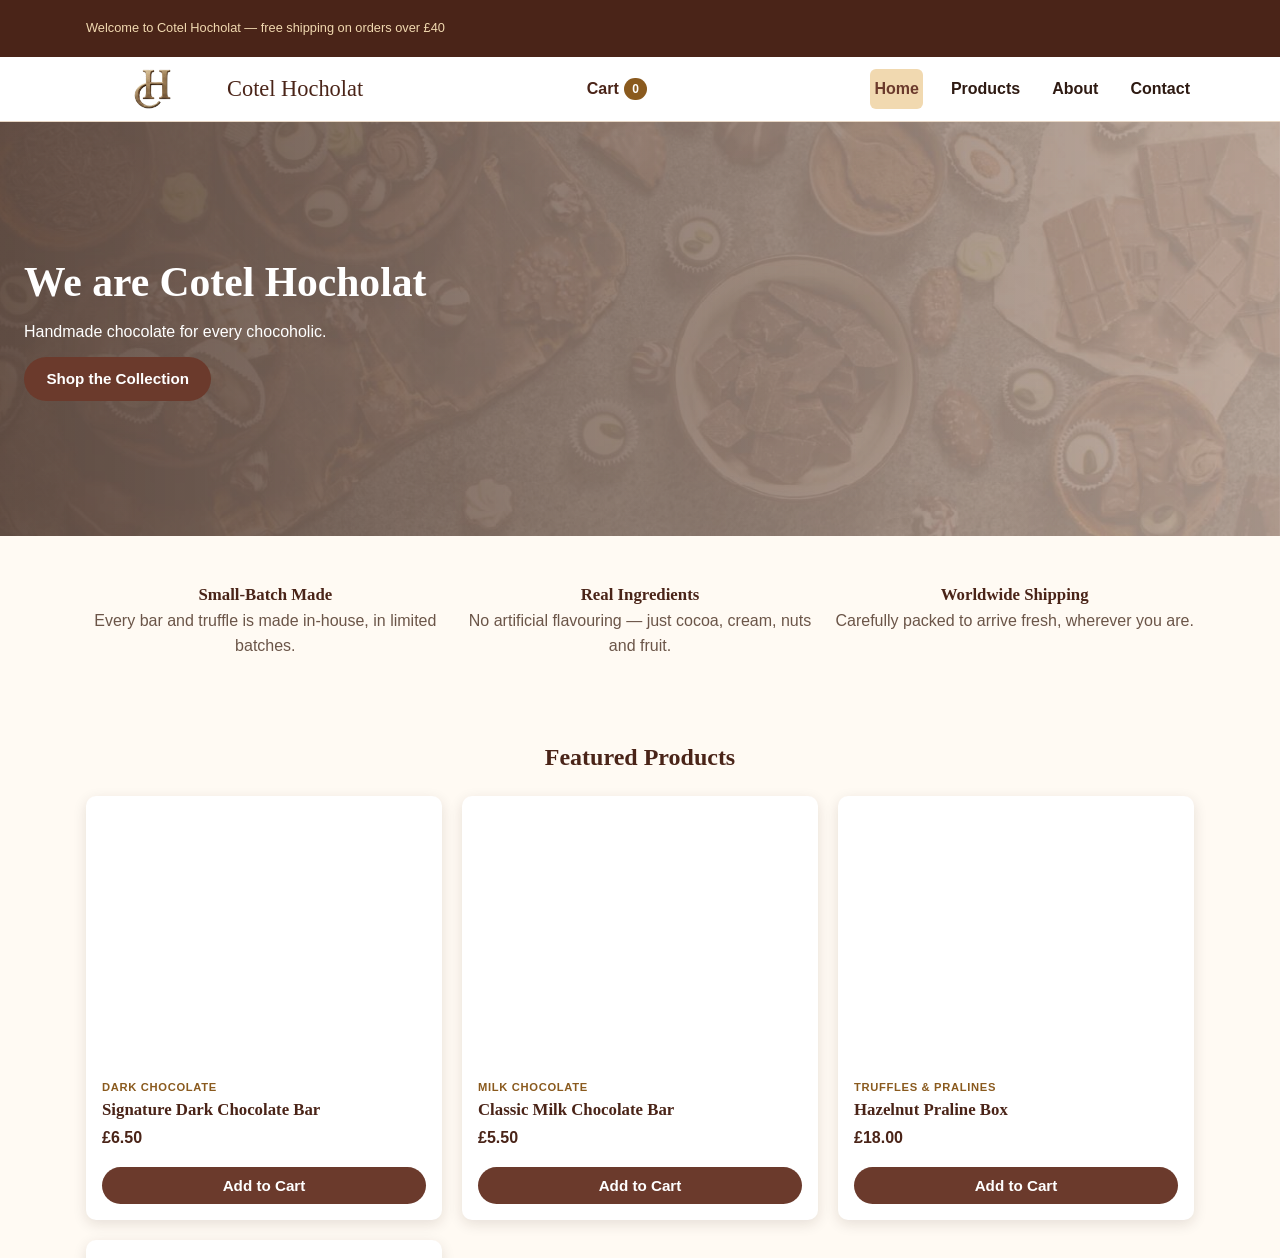
<file: index.html>
<!DOCTYPE html>
<html lang="en">
<head>
<meta charset="UTF-8">
<meta http-equiv="refresh" content="0; url=pages/index.html">
<title>Cotel Hocholat</title>
</head>
<body>
<p>Redirecting to <a href="pages/index.html">Cotel Hocholat</a>&hellip;</p>
</body>
</html>
</file>
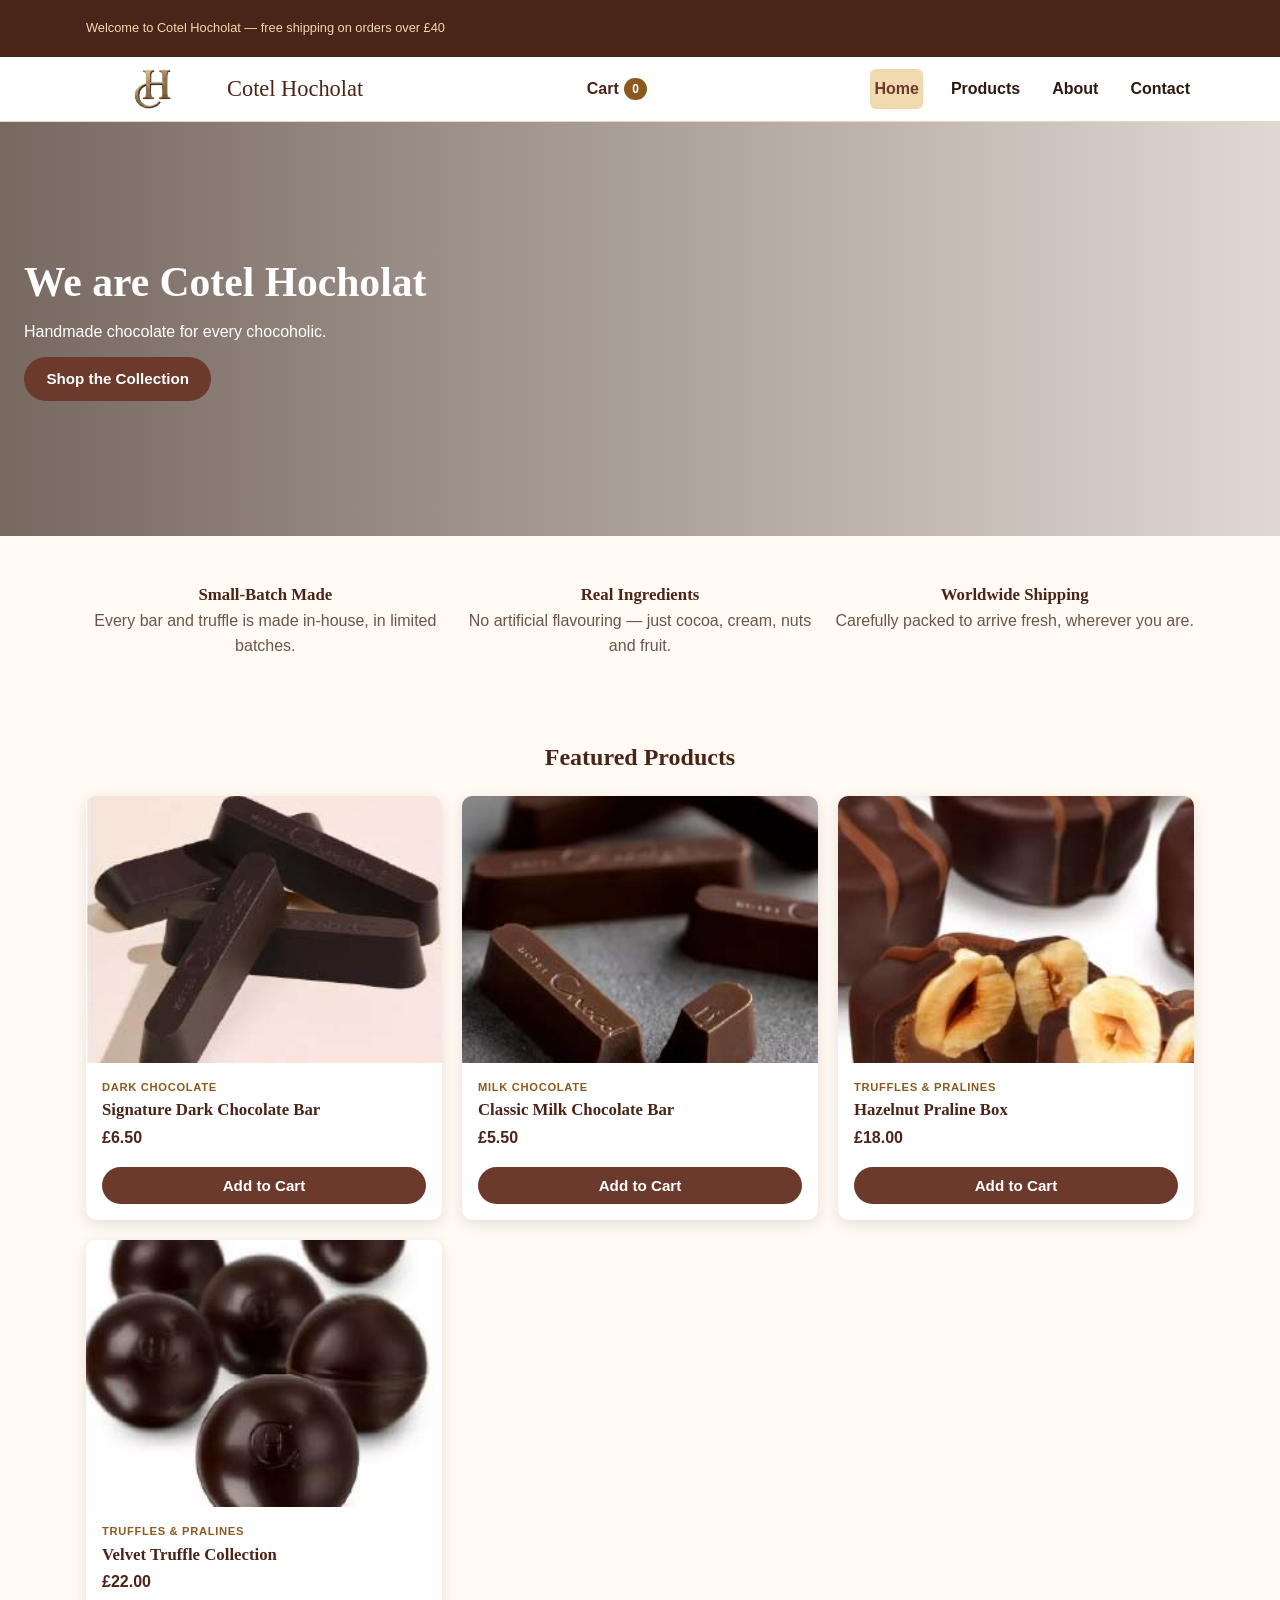
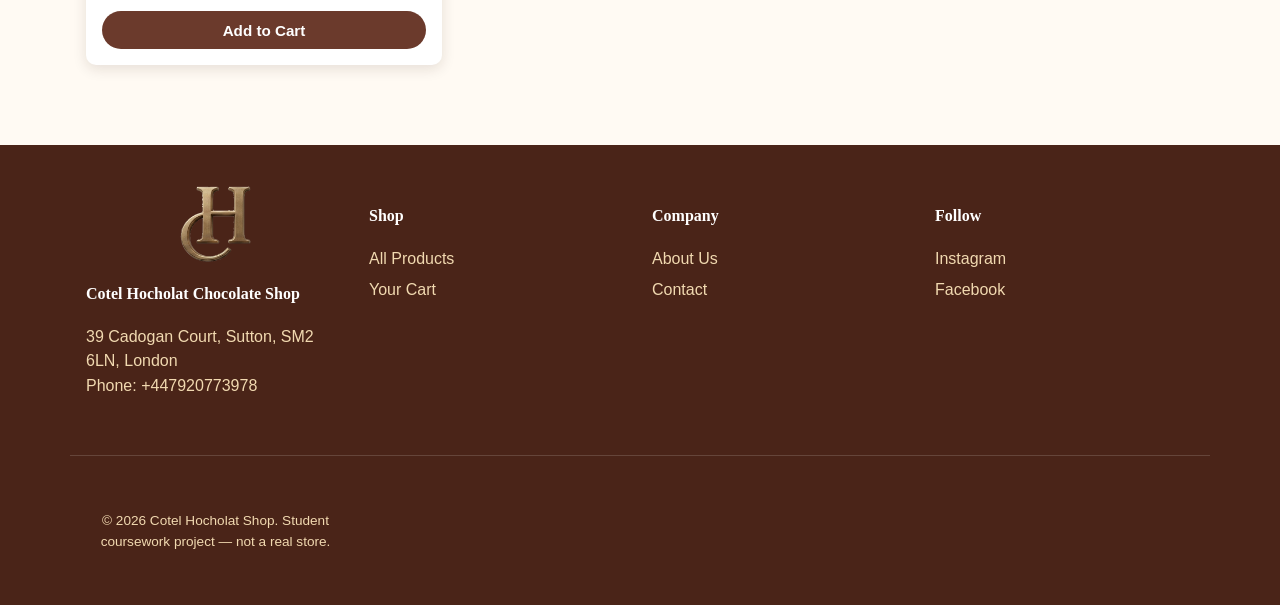
<file: pages/index.html>
<!DOCTYPE html>
<html lang="en">
<head>
<meta charset="UTF-8">
<meta name="viewport" content="width=device-width, initial-scale=1">
<title>Cotel Hocholat | Handmade Chocolate Shop</title>
<meta name="description" content="Cotel Hocholat is a small-batch chocolate shop — dark and milk chocolate bars, pralines, truffles, gift boxes and cakes made with real ingredients.">
<link rel="stylesheet" href="../styles/style.css">
<link rel="stylesheet" href="../styles/mobile.css" />
</head>
<body>
<a class="skip-link" href="#main-content">Skip to content</a>

<header class="site-header">
  <div class="top-strip">
    <div class="container">
      <p>Welcome to Cotel Hocholat — free shipping on orders over £40</p>
    </div>
  </div>
  <div class="container nav-bar">
    <a class="brand" href="index.html">
      <img src="../images/logo.png" alt="Cotel Hocholat logo">
      Cotel Hocholat
    </a>
    <button type="button" class="nav-toggle" aria-expanded="false" aria-controls="primary-nav">
      <span class="visually-hidden">Toggle navigation</span>
      <span></span><span></span><span></span>
    </button>
    <nav class="primary-nav" id="primary-nav" aria-label="Primary">
      <ul>
        <li><a href="index.html" aria-current="page">Home</a></li>
        <li><a href="products.html">Products</a></li>
        <li><a href="about.html">About</a></li>
        <li><a href="contact.html">Contact</a></li>
      </ul>
    </nav>
    <a class="nav-cart" href="cart.html">
      Cart <span class="cart-badge" id="cart-count">0</span>
    </a>
  </div>
</header>

<main id="main-content">
  <section class="hero" aria-label="Featured promotion">
    <img src="../images/slide-01.jpg" alt="" >
    <img src="../images/slide-02.jpg" alt="">
    <img src="../images/slide-03.jpg" alt="">
    <img src="../images/slide-04.jpg" alt="">
    <div class="hero__caption">
      <h1>We are Cotel Hocholat</h1>
      <p>Handmade chocolate for every chocoholic.</p>
      <a class="btn btn--primary" href="products.html">Shop the Collection</a>
    </div>
  </section>

  <div class="container">
    <div class="value-props">
      <h2 class="visually-hidden">Why Shop With Us</h2>
      <div class="value-props__item">
        <h3>Small-Batch Made</h3>
        <p>Every bar and truffle is made in-house, in limited batches.</p>
      </div>
      <div class="value-props__item">
        <h3>Real Ingredients</h3>
        <p>No artificial flavouring — just cocoa, cream, nuts and fruit.</p>
      </div>
      <div class="value-props__item">
        <h3>Worldwide Shipping</h3>
        <p>Carefully packed to arrive fresh, wherever you are.</p>
      </div>
    </div>
  </div>

  <section class="section container">
    <h2 class="section__title">Featured Products</h2>
    <div class="product-grid" id="featured-products"></div>
  </section>
</main>

<footer class="site-footer">
  <div class="container">
    <div>
      <img src="../images/footer-logo.png" alt="Cotel Hocholat logo">
      <h4>Cotel Hocholat Chocolate Shop</h4>
      <p>39 Cadogan Court, Sutton, SM2 6LN, London<br>Phone: +447920773978</p>
    </div>
    <div>
      <h4>Shop</h4>
      <ul>
        <li><a href="products.html">All Products</a></li>
        <li><a href="cart.html">Your Cart</a></li>
      </ul>
    </div>
    <div>
      <h4>Company</h4>
      <ul>
        <li><a href="about.html">About Us</a></li>
        <li><a href="contact.html">Contact</a></li>
      </ul>
    </div>
    <div>
      <h4>Follow</h4>
      <ul>
        <li><a href="#">Instagram</a></li>
        <li><a href="#">Facebook</a></li>
      </ul>
    </div>
  </div>
  <div class="container site-footer__bottom">
    <p>&copy; 2026 Cotel Hocholat Shop. Student coursework project — not a real store.</p>
  </div>
</footer>

<script src="../js/products-data.js"></script>
<script src="../js/script.js"></script>
</body>
</html>
</file>
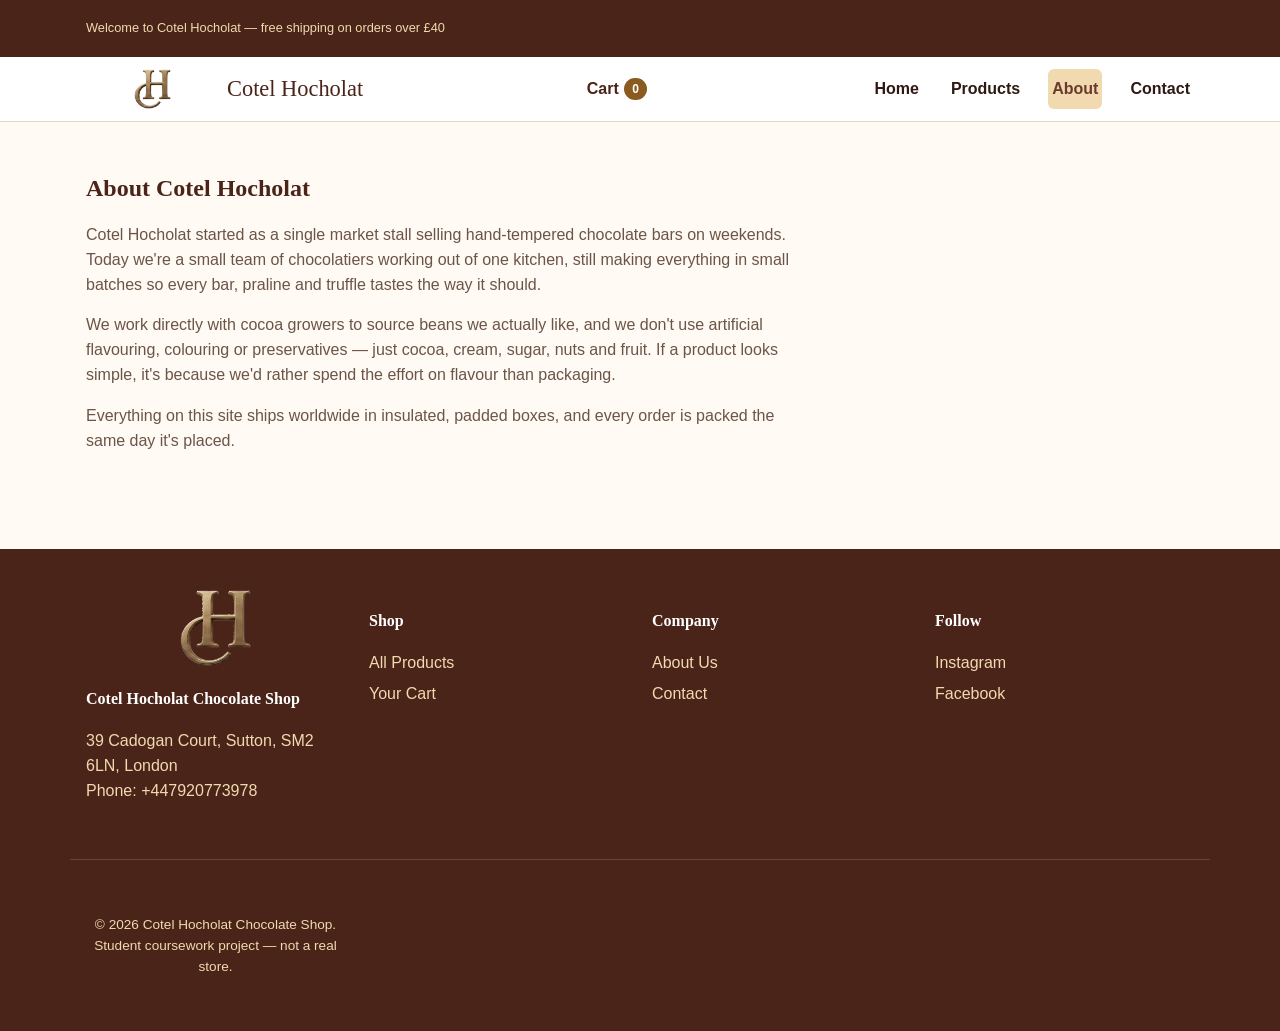
<file: pages/about.html>
<!DOCTYPE html>
<html lang="en">
<head>
<meta charset="UTF-8">
<meta name="viewport" content="width=device-width, initial-scale=1">
<title>About Us | Cotel Hocholat</title>
<meta name="description" content="Learn about Cotel Hocholat, a small-batch chocolate shop making handmade bars, pralines, truffles and cakes.">
<link rel="stylesheet" href="../styles/style.css">
<link rel="stylesheet" href="../styles/mobile.css" />
</head>
<body>
<a class="skip-link" href="#main-content">Skip to content</a>

<header class="site-header">
  <div class="top-strip">
    <div class="container">
      <p>Welcome to Cotel Hocholat — free shipping on orders over £40</p>
    </div>
  </div>
  <div class="container nav-bar">
    <a class="brand" href="index.html">
      <img src="../images/logo.png" alt="Cotel Hocholat logo">
      Cotel Hocholat
    </a>
    <button type="button" class="nav-toggle" aria-expanded="false" aria-controls="primary-nav">
      <span class="visually-hidden">Toggle navigation</span>
      <span></span><span></span><span></span>
    </button>
    <nav class="primary-nav" id="primary-nav" aria-label="Primary">
      <ul>
        <li><a href="index.html">Home</a></li>
        <li><a href="products.html">Products</a></li>
        <li><a href="about.html" aria-current="page">About</a></li>
        <li><a href="contact.html">Contact</a></li>
      </ul>
    </nav>
    <a class="nav-cart" href="cart.html">
      Cart <span class="cart-badge" id="cart-count">0</span>
    </a>
  </div>
</header>

<main id="main-content">
  <section class="section container">
    <h1>About Cotel Hocholat</h1>
    <div class="prose">
      <p>Cotel Hocholat started as a single market stall selling hand-tempered chocolate bars on weekends. Today we're a small team of chocolatiers working out of one kitchen, still making everything in small batches so every bar, praline and truffle tastes the way it should.</p>
      <p>We work directly with cocoa growers to source beans we actually like, and we don't use artificial flavouring, colouring or preservatives — just cocoa, cream, sugar, nuts and fruit. If a product looks simple, it's because we'd rather spend the effort on flavour than packaging.</p>
      <p>Everything on this site ships worldwide in insulated, padded boxes, and every order is packed the same day it's placed.</p>
    </div>
  </section>
</main>

<footer class="site-footer">
  <div class="container">
    <div>
      <img src="../images/footer-logo.png" alt="Cotel Hocholat logo">
      <h4>Cotel Hocholat Chocolate Shop</h4>
      <p>39 Cadogan Court, Sutton, SM2 6LN, London<br>Phone: +447920773978</p>
    </div>
    <div>
      <h4>Shop</h4>
      <ul>
        <li><a href="products.html">All Products</a></li>
        <li><a href="cart.html">Your Cart</a></li>
      </ul>
    </div>
    <div>
      <h4>Company</h4>
      <ul>
        <li><a href="about.html">About Us</a></li>
        <li><a href="contact.html">Contact</a></li>
      </ul>
    </div>
    <div>
      <h4>Follow</h4>
      <ul>
        <li><a href="#">Instagram</a></li>
        <li><a href="#">Facebook</a></li>
      </ul>
    </div>
  </div>
  <div class="container site-footer__bottom">
    <p>&copy; 2026 Cotel Hocholat Chocolate Shop. Student coursework project — not a real store.</p>
  </div>
</footer>

<script src="../js/products-data.js"></script>
<script src="../js/script.js"></script>
</body>
</html>
</file>
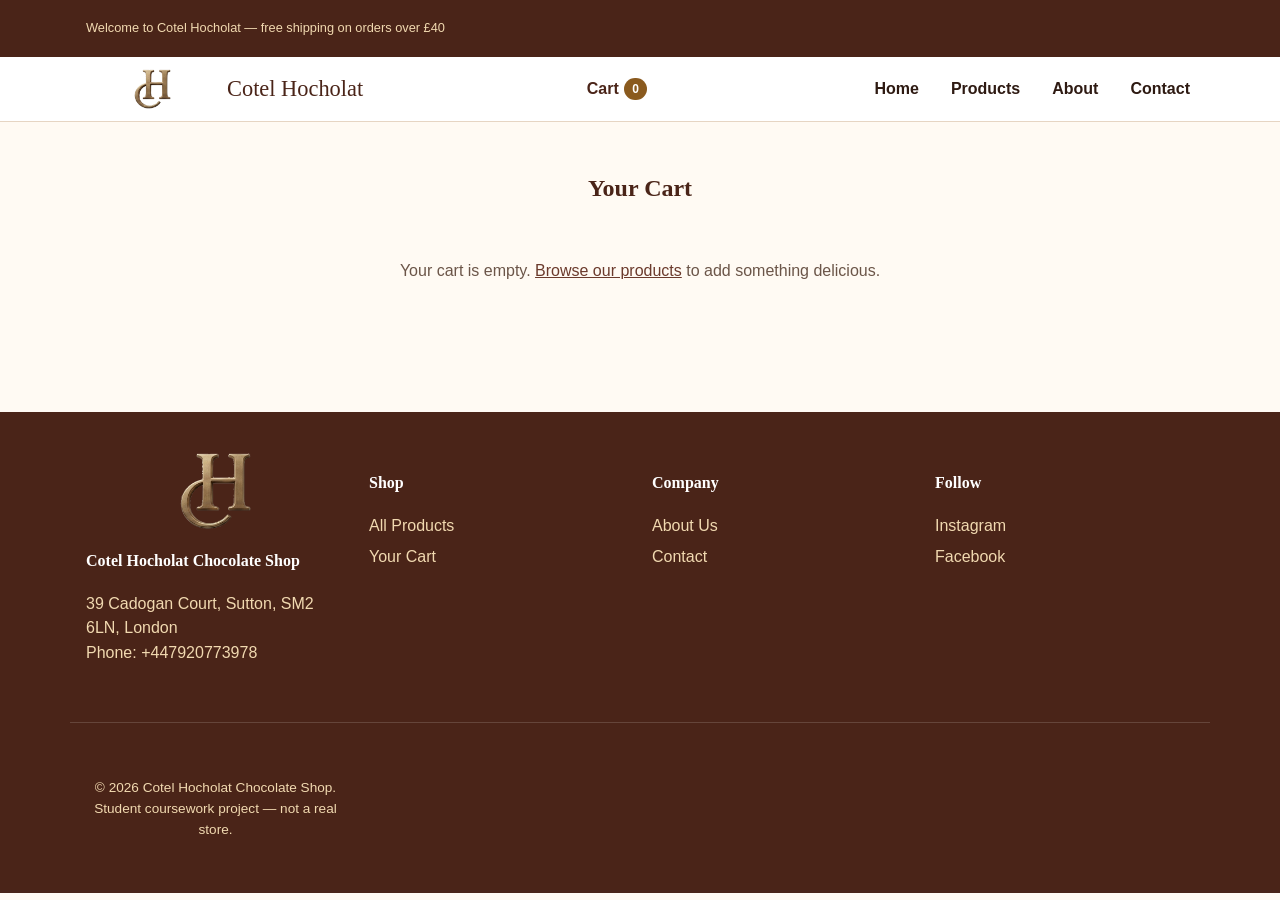
<file: pages/cart.html>
<!DOCTYPE html>
<html lang="en">
<head>
<meta charset="UTF-8">
<meta name="viewport" content="width=device-width, initial-scale=1">
<title>Your Cart | Cotel Hocholat</title>
<meta name="description" content="Review the items in your Cotel Hocholat shopping cart, adjust quantities and see your order total.">
<link rel="stylesheet" href="../styles/style.css">
<link rel="stylesheet" href="../styles/mobile.css" />
</head>
<body>
<a class="skip-link" href="#main-content">Skip to content</a>

<header class="site-header">
  <div class="top-strip">
    <div class="container">
      <p>Welcome to Cotel Hocholat — free shipping on orders over £40</p>
    </div>
  </div>
  <div class="container nav-bar">
    <a class="brand" href="index.html">
      <img src="../images/logo.png" alt="Cotel Hocholat logo">
      Cotel Hocholat
    </a>
    <button type="button" class="nav-toggle" aria-expanded="false" aria-controls="primary-nav">
      <span class="visually-hidden">Toggle navigation</span>
      <span></span><span></span><span></span>
    </button>
    <nav class="primary-nav" id="primary-nav" aria-label="Primary">
      <ul>
        <li><a href="index.html">Home</a></li>
        <li><a href="products.html">Products</a></li>
        <li><a href="about.html">About</a></li>
        <li><a href="contact.html">Contact</a></li>
      </ul>
    </nav>
    <a class="nav-cart" href="cart.html" aria-current="page">
      Cart <span class="cart-badge" id="cart-count">0</span>
    </a>
  </div>
</header>

<main id="main-content">
  <section class="section container">
    <h1 class="section__title">Your Cart</h1>

    <p class="empty-state" id="cart-empty" hidden>
      Your cart is empty. <a href="products.html">Browse our products</a> to add something delicious.
    </p>

    <div class="cart-table-wrapper" id="cart-table-wrapper" hidden>
      <table class="cart-table">
        <caption class="visually-hidden">Items in your cart</caption>
        <thead>
          <tr>
            <th scope="col">Item</th>
            <th scope="col">Name</th>
            <th scope="col">Price</th>
            <th scope="col">Quantity</th>
            <th scope="col">Total</th>
            <th scope="col"><span class="visually-hidden">Remove</span></th>
          </tr>
        </thead>
        <tbody id="cart-items"></tbody>
      </table>
    </div>

    <div class="cart-summary" id="cart-summary" hidden>
      <div class="cart-summary__row">
        <span>Subtotal</span>
        <span id="cart-subtotal">£0.00</span>
      </div>
      <div class="cart-summary__row">
        <span>Shipping</span>
        <span>Free</span>
      </div>
      <div class="cart-summary__row cart-summary__row--total">
        <span>Total</span>
        <span id="cart-total">£0.00</span>
      </div>
    </div>
  </section>
</main>

<footer class="site-footer">
  <div class="container">
    <div>
      <img src="../images/footer-logo.png" alt="Cotel Hocholat logo">
      <h4>Cotel Hocholat Chocolate Shop</h4>
      <p>39 Cadogan Court, Sutton, SM2 6LN, London<br>Phone: +447920773978</p>
    </div>
    <div>
      <h4>Shop</h4>
      <ul>
        <li><a href="products.html">All Products</a></li>
        <li><a href="cart.html">Your Cart</a></li>
      </ul>
    </div>
    <div>
      <h4>Company</h4>
      <ul>
        <li><a href="about.html">About Us</a></li>
        <li><a href="contact.html">Contact</a></li>
      </ul>
    </div>
    <div>
      <h4>Follow</h4>
      <ul>
        <li><a href="#">Instagram</a></li>
        <li><a href="#">Facebook</a></li>
      </ul>
    </div>
  </div>
  <div class="container site-footer__bottom">
    <p>&copy; 2026 Cotel Hocholat Chocolate Shop. Student coursework project — not a real store.</p>
  </div>
</footer>

<script src="../js/products-data.js"></script>
<script src="../js/script.js"></script>
</body>
</html>
</file>
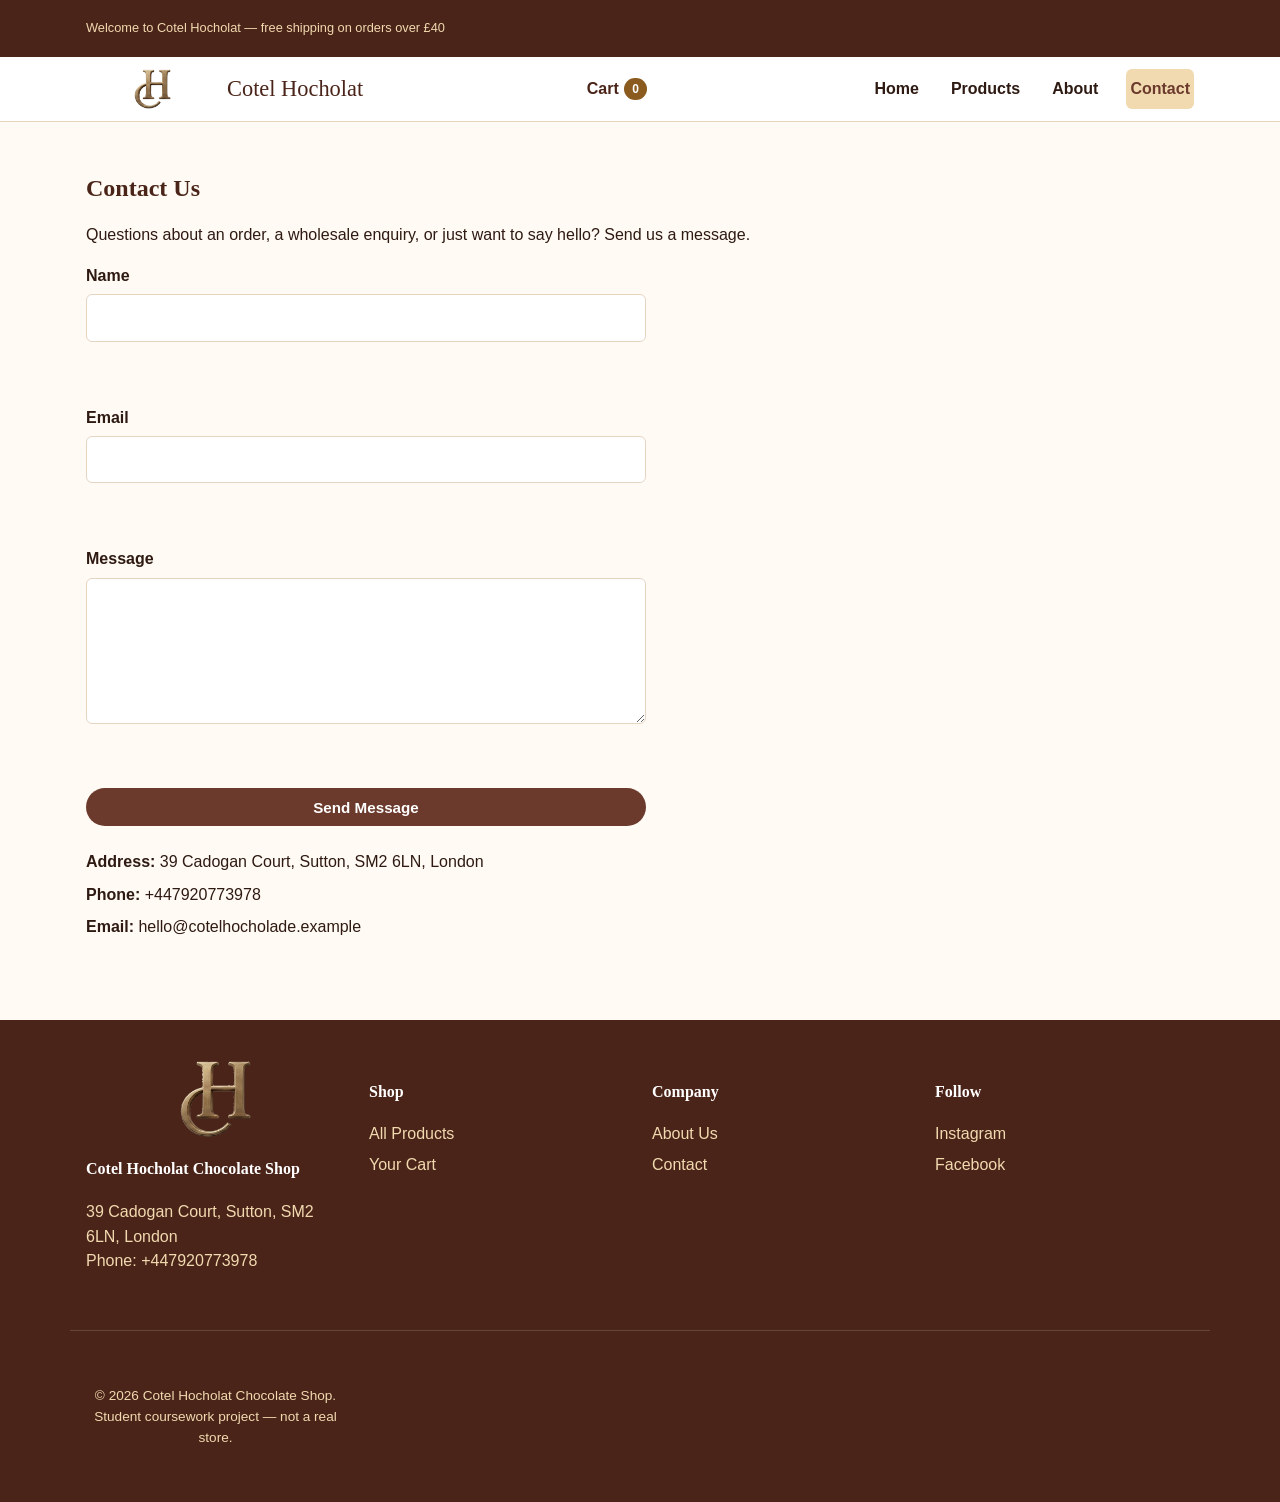
<file: pages/contact.html>
<!DOCTYPE html>
<html lang="en">
<head>
<meta charset="UTF-8">
<meta name="viewport" content="width=device-width, initial-scale=1">
<title>Contact Us | Cotel Hocholat</title>
<meta name="description" content="Get in touch with Cotel Hocholat for order questions, wholesale enquiries or feedback.">
<link rel="stylesheet" href="../styles/style.css">
<link rel="stylesheet" href="../styles/mobile.css" />
</head>
<body>
<a class="skip-link" href="#main-content">Skip to content</a>

<header class="site-header">
  <div class="top-strip">
    <div class="container">
      <p>Welcome to Cotel Hocholat — free shipping on orders over £40</p>
    </div>
  </div>
  <div class="container nav-bar">
    <a class="brand" href="index.html">
      <img src="../images/logo.png" alt="Cotel Hocholat logo">
      Cotel Hocholat
    </a>
    <button type="button" class="nav-toggle" aria-expanded="false" aria-controls="primary-nav">
      <span class="visually-hidden">Toggle navigation</span>
      <span></span><span></span><span></span>
    </button>
    <nav class="primary-nav" id="primary-nav" aria-label="Primary">
      <ul>
        <li><a href="index.html">Home</a></li>
        <li><a href="products.html">Products</a></li>
        <li><a href="about.html">About</a></li>
        <li><a href="contact.html" aria-current="page">Contact</a></li>
      </ul>
    </nav>
    <a class="nav-cart" href="cart.html">
      Cart <span class="cart-badge" id="cart-count">0</span>
    </a>
  </div>
</header>

<main id="main-content">
  <section class="section container">
    <h1>Contact Us</h1>
    <p>Questions about an order, a wholesale enquiry, or just want to say hello? Send us a message.</p>

    <form id="contact-form" class="form" novalidate>
      <div class="form-field">
        <label for="contact-name">Name</label>
        <input type="text" id="contact-name" name="name" data-label="Name" required>
        <p class="form-error" id="contact-name-error" aria-live="polite"></p>
      </div>

      <div class="form-field">
        <label for="contact-email">Email</label>
        <input type="email" id="contact-email" name="email" data-label="Email" required>
        <p class="form-error" id="contact-email-error" aria-live="polite"></p>
      </div>

      <div class="form-field">
        <label for="contact-message">Message</label>
        <textarea id="contact-message" name="message" rows="5" data-label="Message" required></textarea>
        <p class="form-error" id="contact-message-error" aria-live="polite"></p>
      </div>

      <button type="submit" class="btn btn--primary">Send Message</button>
    </form>

    <div class="form-success" id="form-success" role="status" tabindex="-1" hidden>
      Thanks — your message has been received. We'll reply within one business day.
    </div>

    <ul class="contact-details">
      <li><strong>Address:</strong> 39 Cadogan Court, Sutton, SM2 6LN, London</li>
      <li><strong>Phone:</strong> +447920773978</li>
      <li><strong>Email:</strong> hello@cotelhocholade.example</li>
    </ul>
  </section>
</main>

<footer class="site-footer">
  <div class="container">
    <div>
      <img src="../images/footer-logo.png" alt="Cotel Hocholat logo">
      <h4>Cotel Hocholat Chocolate Shop</h4>
      <p>39 Cadogan Court, Sutton, SM2 6LN, London<br>Phone: +447920773978</p>
    </div>
    <div>
      <h4>Shop</h4>
      <ul>
        <li><a href="products.html">All Products</a></li>
        <li><a href="cart.html">Your Cart</a></li>
      </ul>
    </div>
    <div>
      <h4>Company</h4>
      <ul>
        <li><a href="about.html">About Us</a></li>
        <li><a href="contact.html">Contact</a></li>
      </ul>
    </div>
    <div>
      <h4>Follow</h4>
      <ul>
        <li><a href="#">Instagram</a></li>
        <li><a href="#">Facebook</a></li>
      </ul>
    </div>
  </div>
  <div class="container site-footer__bottom">
    <p>&copy; 2026 Cotel Hocholat Chocolate Shop. Student coursework project — not a real store.</p>
  </div>
</footer>

<script src="../js/products-data.js"></script>
<script src="../js/script.js"></script>
</body>
</html>
</file>
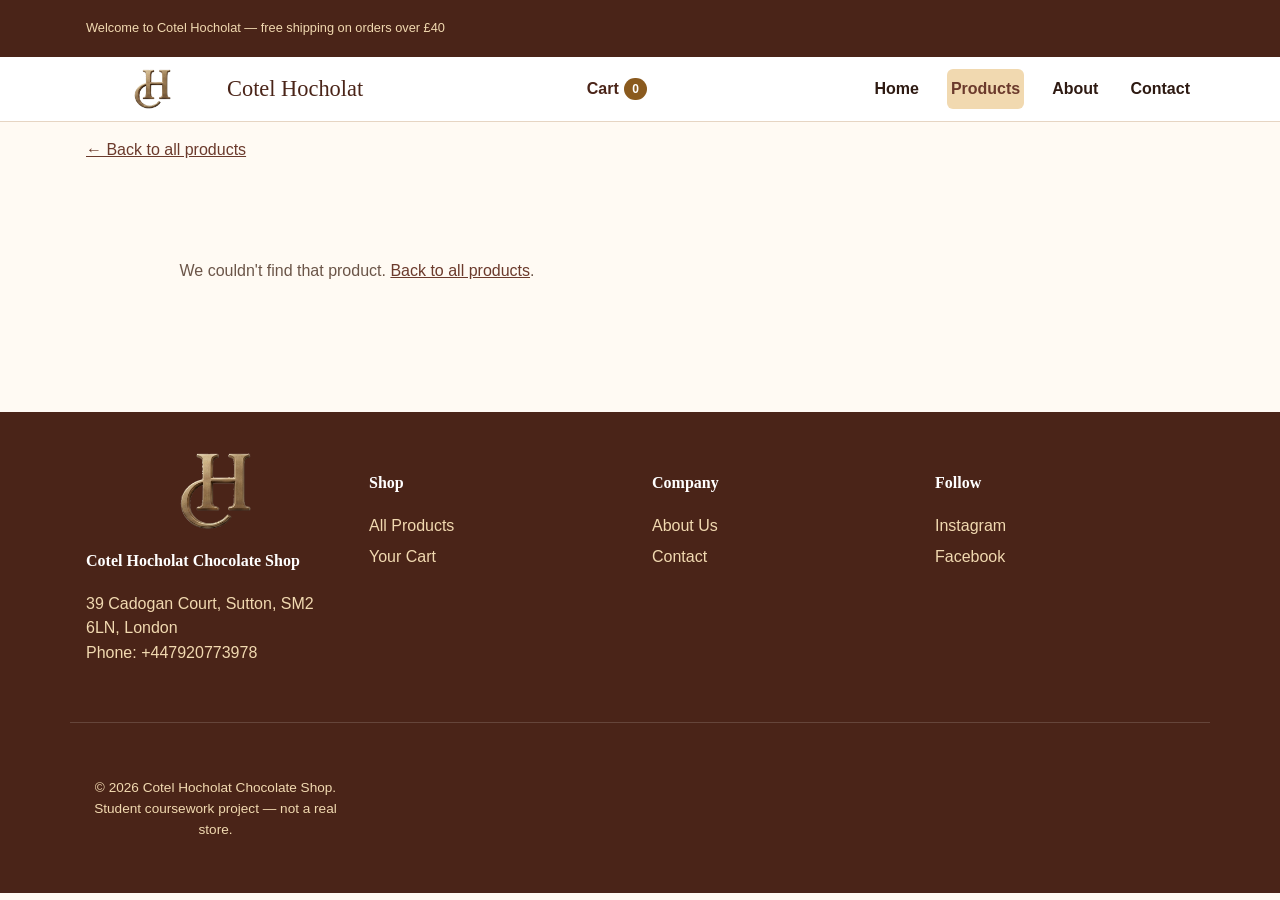
<file: pages/product-detail.html>
<!DOCTYPE html>
<html lang="en">
<head>
<meta charset="UTF-8">
<meta name="viewport" content="width=device-width, initial-scale=1">
<title>Product Detail | Cotel Hocholat</title>
<meta name="description" content="Product details for a Cotel Hocholat chocolate product.">
<link rel="stylesheet" href="../styles/style.css">
<link rel="stylesheet" href="../styles/mobile.css" />
</head>
<body>
<a class="skip-link" href="#main-content">Skip to content</a>

<header class="site-header">
  <div class="top-strip">
    <div class="container">
      <p>Welcome to Cotel Hocholat — free shipping on orders over £40</p>
    </div>
  </div>
  <div class="container nav-bar">
    <a class="brand" href="index.html">
      <img src="../images/logo.png" alt="Cotel Hocholat logo">
      Cotel Hocholat
    </a>
    <button type="button" class="nav-toggle" aria-expanded="false" aria-controls="primary-nav">
      <span class="visually-hidden">Toggle navigation</span>
      <span></span><span></span><span></span>
    </button>
    <nav class="primary-nav" id="primary-nav" aria-label="Primary">
      <ul>
        <li><a href="index.html">Home</a></li>
        <li><a href="products.html" aria-current="page">Products</a></li>
        <li><a href="about.html">About</a></li>
        <li><a href="contact.html">Contact</a></li>
      </ul>
    </nav>
    <a class="nav-cart" href="cart.html">
      Cart <span class="cart-badge" id="cart-count">0</span>
    </a>
  </div>
</header>

<main id="main-content">
  <section class="container">
    <p><a href="products.html">&larr; Back to all products</a></p>
    <div class="product-detail" id="product-detail">
      <!-- rendered by script.js based on ?id= in the URL -->
    </div>
  </section>
</main>

<footer class="site-footer">
  <div class="container">
    <div>
      <img src="../images/footer-logo.png" alt="Cotel Hocholat logo">
      <h4>Cotel Hocholat Chocolate Shop</h4>
      <p>39 Cadogan Court, Sutton, SM2 6LN, London<br>Phone: +447920773978</p>
    </div>
    <div>
      <h4>Shop</h4>
      <ul>
        <li><a href="products.html">All Products</a></li>
        <li><a href="cart.html">Your Cart</a></li>
      </ul>
    </div>
    <div>
      <h4>Company</h4>
      <ul>
        <li><a href="about.html">About Us</a></li>
        <li><a href="contact.html">Contact</a></li>
      </ul>
    </div>
    <div>
      <h4>Follow</h4>
      <ul>
        <li><a href="#">Instagram</a></li>
        <li><a href="#">Facebook</a></li>
      </ul>
    </div>
  </div>
  <div class="container site-footer__bottom">
    <p>&copy; 2026 Cotel Hocholat Chocolate Shop. Student coursework project — not a real store.</p>
  </div>
</footer>

<script src="../js/products-data.js"></script>
<script src="../js/script.js"></script>
</body>
</html>
</file>
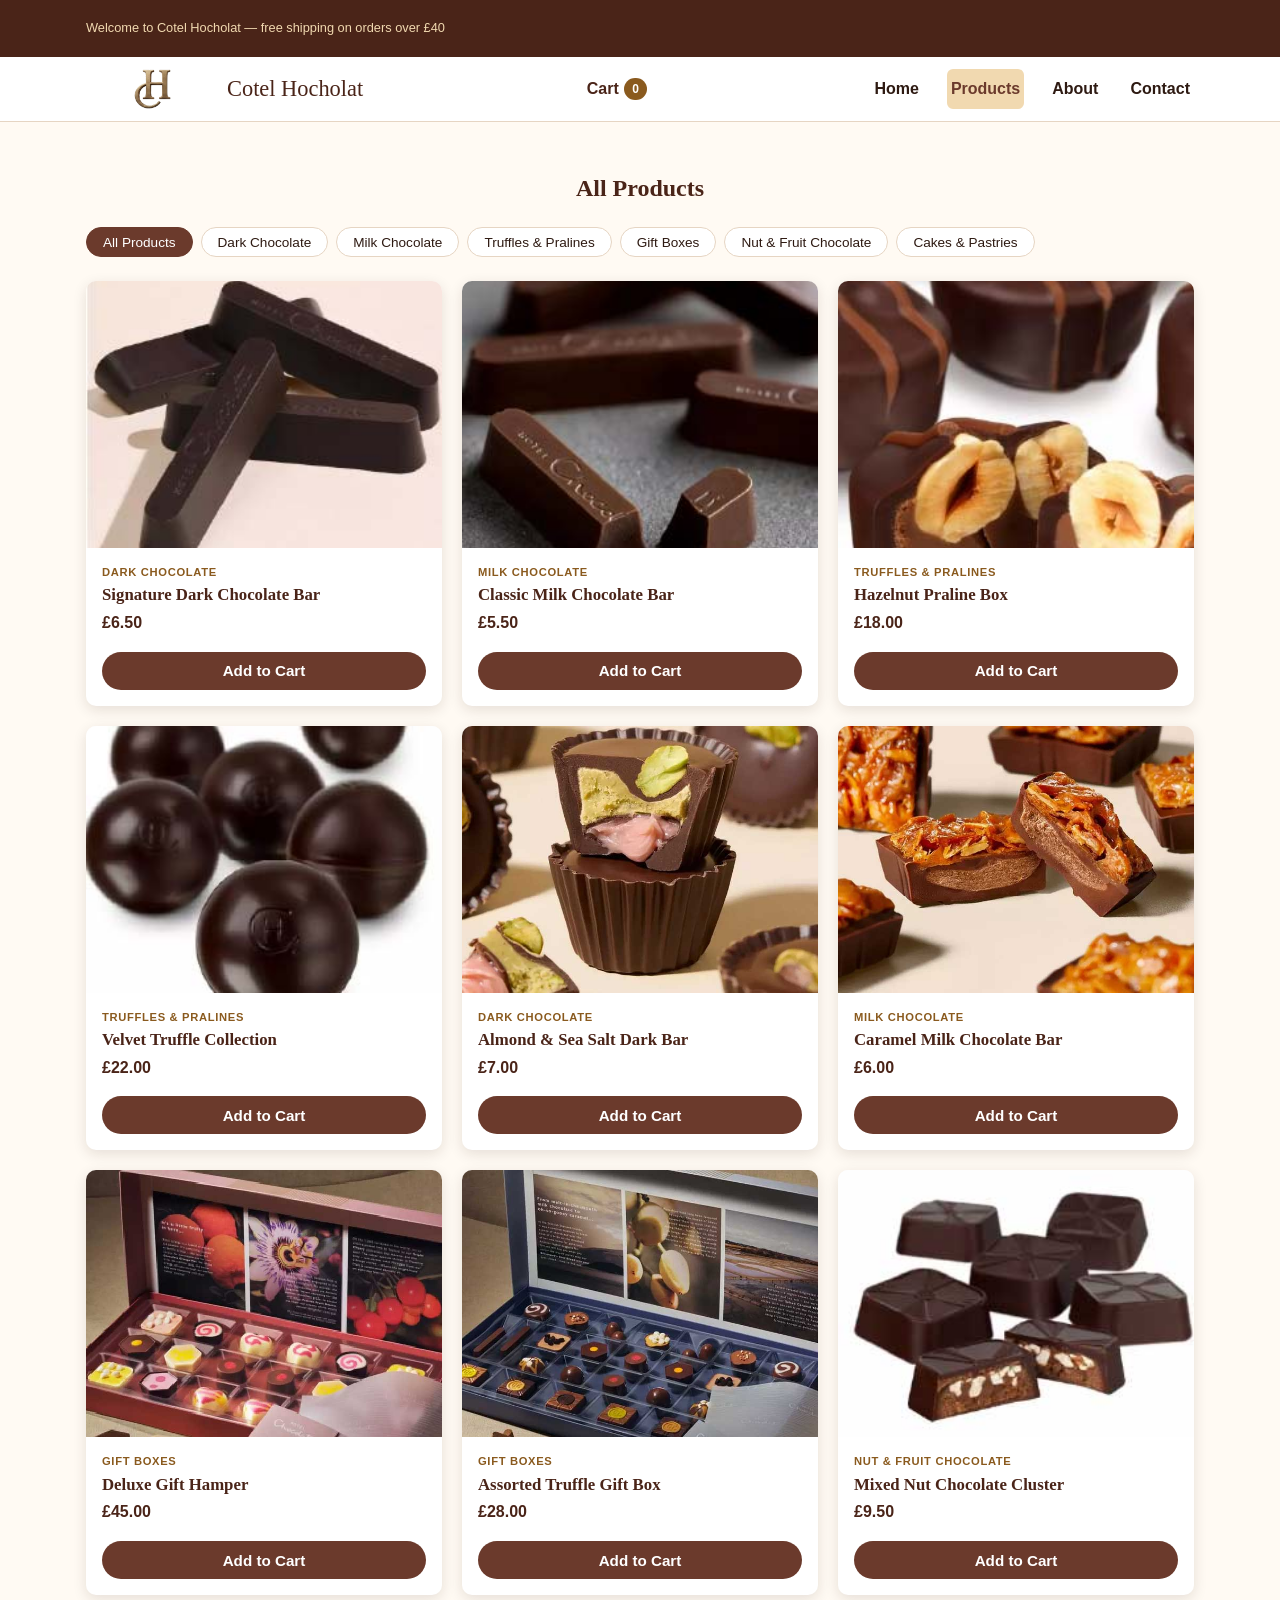
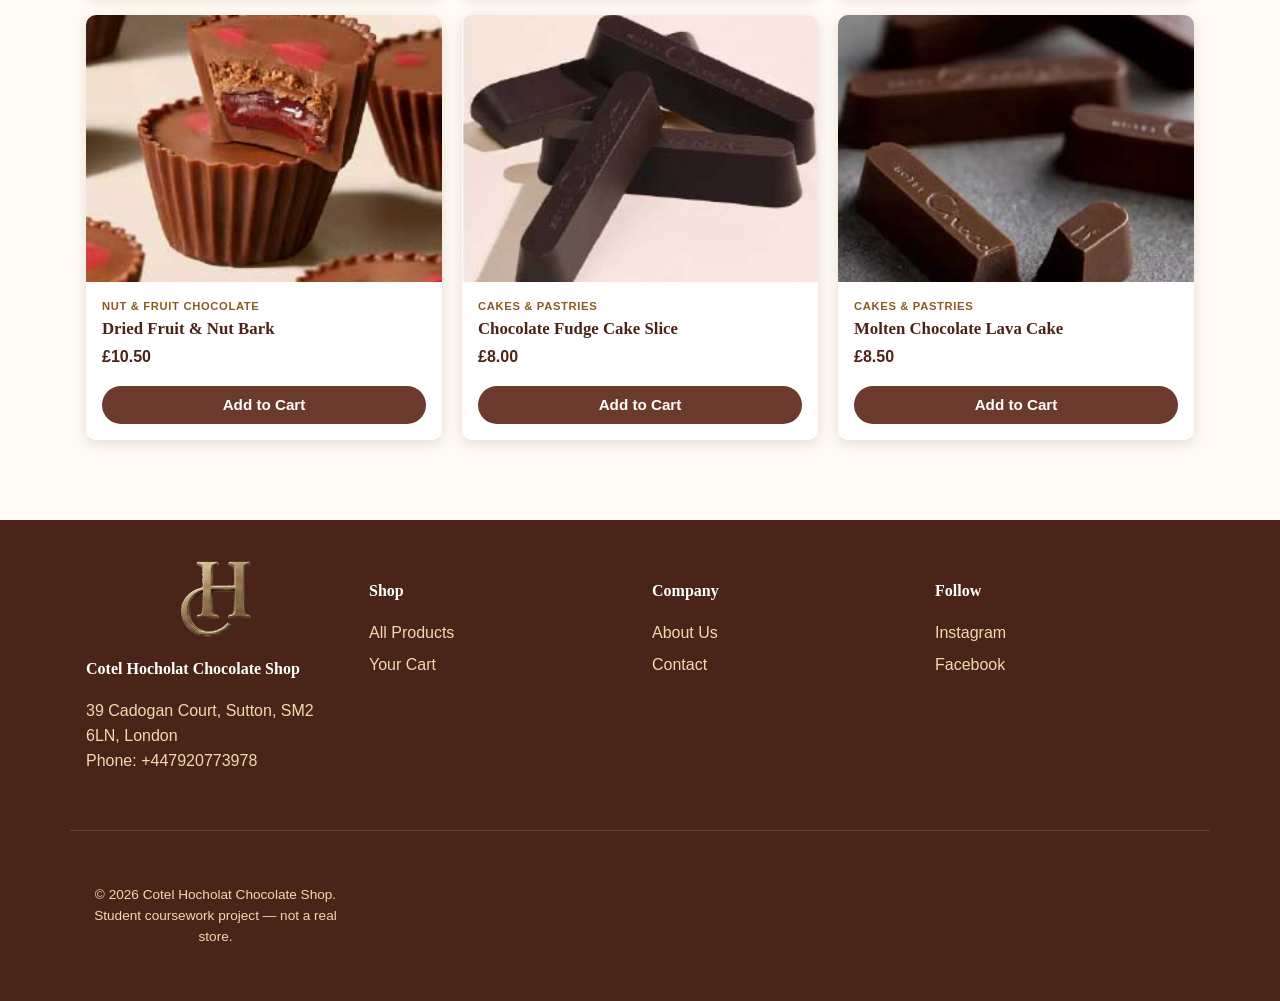
<file: pages/products.html>
<!DOCTYPE html>
<html lang="en">
<head>
<meta charset="UTF-8">
<meta name="viewport" content="width=device-width, initial-scale=1">
<title>All Products | Cotel Hocholat</title>
<meta name="description" content="Browse Cotel Hocholat's full range of dark and milk chocolate bars, pralines, truffles, gift boxes and cakes.">
<link rel="stylesheet" href="../styles/style.css">
<link rel="stylesheet" href="../styles/mobile.css" />
</head>
<body>
<a class="skip-link" href="#main-content">Skip to content</a>

<header class="site-header">
  <div class="top-strip">
    <div class="container">
      <p>Welcome to Cotel Hocholat — free shipping on orders over £40</p>
    </div>
  </div>
  <div class="container nav-bar">
    <a class="brand" href="index.html">
      <img src="../images/logo.png" alt="Cotel Hocholat logo">
      Cotel Hocholat
    </a>
    <button type="button" class="nav-toggle" aria-expanded="false" aria-controls="primary-nav">
      <span class="visually-hidden">Toggle navigation</span>
      <span></span><span></span><span></span>
    </button>
    <nav class="primary-nav" id="primary-nav" aria-label="Primary">
      <ul>
        <li><a href="index.html">Home</a></li>
        <li><a href="products.html" aria-current="page">Products</a></li>
        <li><a href="about.html">About</a></li>
        <li><a href="contact.html">Contact</a></li>
      </ul>
    </nav>
    <a class="nav-cart" href="cart.html">
      Cart <span class="cart-badge" id="cart-count">0</span>
    </a>
  </div>
</header>

<main id="main-content">
  <section class="section container">
    <h1 class="section__title">All Products</h1>
    <div class="category-filter" id="category-filter" role="group" aria-label="Filter by category"></div>
    <div class="product-grid" id="product-grid"></div>
  </section>
</main>

<footer class="site-footer">
  <div class="container">
    <div>
      <img src="../images/footer-logo.png" alt="Cotel Hocholat logo">
      <h4>Cotel Hocholat Chocolate Shop</h4>
      <p>39 Cadogan Court, Sutton, SM2 6LN, London<br>Phone: +447920773978</p>
    </div>
    <div>
      <h4>Shop</h4>
      <ul>
        <li><a href="products.html">All Products</a></li>
        <li><a href="cart.html">Your Cart</a></li>
      </ul>
    </div>
    <div>
      <h4>Company</h4>
      <ul>
        <li><a href="about.html">About Us</a></li>
        <li><a href="contact.html">Contact</a></li>
      </ul>
    </div>
    <div>
      <h4>Follow</h4>
      <ul>
        <li><a href="#">Instagram</a></li>
        <li><a href="#">Facebook</a></li>
      </ul>
    </div>
  </div>
  <div class="container site-footer__bottom">
    <p>&copy; 2026 Cotel Hocholat Chocolate Shop. Student coursework project — not a real store.</p>
  </div>
</footer>

<script src="../js/products-data.js"></script>
<script src="../js/script.js"></script>
</body>
</html>
</file>
<file: styles/mobile.css>
body{
    font-family:helvetica, arial, sans-serif;
    font-size:1em;
    margin:0;
    padding:0;
}
</file>
<file: styles/style.css>
/* =========================================================
   Cotel Hocholat — original stylesheet, written from scratch.
   Mobile-first. No CSS framework (no Bootstrap/Foundation).
   ========================================================= */

:root {
  --color-bg: #fffaf3;
  --color-surface: #ffffff;
  --color-text: #2e1a12;
  --color-text-muted: #6b5548;
  --color-primary: #6b3a2c;
  --color-primary-dark: #4a2418;
  --color-accent: #c98a3e;
  --color-accent-text: #8a5a1e; /* darker gold — WCAG AA-safe (5.9:1 on white), for text/small-badge use */
  --color-accent-light: #f1d9b0;
  --color-border: #e6d5c3;
  --color-error: #b3261e;
  --color-success: #2e7d32;
  --font-heading: Georgia, "Times New Roman", serif;
  --font-body: "Segoe UI", Tahoma, Verdana, sans-serif;
  --radius: 10px;
  --shadow-card: 0 4px 14px rgba(46, 26, 18, 0.12);
  --shadow-card-hover: 0 10px 24px rgba(46, 26, 18, 0.2);
}

/* ---------- reset-ish base ---------- */

*,
*::before,
*::after {
  box-sizing: border-box;
}

body {
  margin: 0;
  font-family: var(--font-body);
  color: var(--color-text);
  background: var(--color-bg);
  line-height: 1.55;
}

h1, h2, h3, h4 {
  font-family: var(--font-heading);
  color: var(--color-primary-dark);
  line-height: 1.2;
}

img {
  max-width: 100%;
  display: block;
}

/* The hidden attribute must always win, even over components that set their
   own `display` (e.g. .form uses display:grid, which would otherwise cancel
   the UA [hidden] rule since author styles override the UA stylesheet). */
[hidden] {
  display: none !important;
}

a {
  color: var(--color-primary);
}

.container {
  width: 100%;
  max-width: 1140px;
  margin: 0 auto;
  padding: 0 1rem;
}

.visually-hidden {
  position: absolute;
  width: 1px;
  height: 1px;
  overflow: hidden;
  clip: rect(0 0 0 0);
  white-space: nowrap;
}

/* ---------- focus visibility (accessibility) ---------- */

a:focus-visible,
button:focus-visible,
input:focus-visible,
textarea:focus-visible {
  outline: 3px solid var(--color-accent);
  outline-offset: 2px;
}

/* ---------- skip link ---------- */

.skip-link {
  position: absolute;
  left: 0;
  top: -3rem;
  background: var(--color-primary-dark);
  color: #fff;
  padding: 0.6rem 1rem;
  z-index: 1000;
  transition: top 0.15s ease;
}

.skip-link:focus {
  top: 0;
}

/* ---------- top strip ---------- */

.top-strip {
  background: var(--color-primary-dark);
  color: var(--color-accent-light);
  font-size: 0.8rem;
}

.top-strip .container {
  display: flex;
  justify-content: space-between;
  align-items: center;
  padding-block: 0.35rem;
}

/* ---------- header / nav ---------- */

.site-header {
  background: var(--color-surface);
  border-bottom: 1px solid var(--color-border);
  position: sticky;
  top: 0;
  z-index: 100;
}

.nav-bar {
  display: flex;
  flex-wrap: wrap;
  align-items: center;
  justify-content: space-between;
  padding-block: 0.75rem;
}

.brand {
  display: flex;
  align-items: center;
  gap: 0.5rem;
  text-decoration: none;
  font-family: var(--font-heading);
  font-size: 1.4rem;
  color: var(--color-primary-dark);
}

.brand img {
  height: 40px;
  width: auto;
}

.nav-toggle {
  display: inline-flex;
  flex-direction: column;
  justify-content: center;
  gap: 4px;
  width: 40px;
  height: 36px;
  background: transparent;
  border: 1px solid var(--color-border);
  border-radius: 6px;
  cursor: pointer;
}

.nav-toggle span {
  display: block;
  height: 2px;
  margin: 0 7px;
  background: var(--color-primary-dark);
}

.primary-nav {
  display: none;
  width: 100%;
  order: 3;
}

.primary-nav.is-open {
  display: block;
}

.primary-nav ul {
  list-style: none;
  margin: 0;
  padding: 0.5rem 0 1rem;
  display: flex;
  flex-direction: column;
  gap: 0.25rem;
}

.primary-nav a {
  display: block;
  padding: 0.5rem 0.25rem;
  text-decoration: none;
  color: var(--color-text);
  font-weight: 600;
  border-radius: 6px;
}

.primary-nav a:hover,
.primary-nav a[aria-current="page"] {
  color: var(--color-primary);
  background: var(--color-accent-light);
}

.nav-cart {
  display: flex;
  align-items: center;
  gap: 0.35rem;
  text-decoration: none;
  font-weight: 700;
  color: var(--color-primary-dark);
}

.cart-badge {
  background: var(--color-accent-text);
  color: #fff;
  border-radius: 999px;
  min-width: 1.4rem;
  height: 1.4rem;
  display: inline-flex;
  align-items: center;
  justify-content: center;
  font-size: 0.75rem;
  padding: 0 0.35rem;
}

/* ---------- buttons ---------- */

.btn {
  display: inline-block;
  border: none;
  border-radius: 999px;
  padding: 0.65rem 1.4rem;
  font-size: 0.95rem;
  font-weight: 700;
  cursor: pointer;
  text-decoration: none;
  transition: background-color 0.15s ease, transform 0.1s ease, box-shadow 0.15s ease;
}

.btn--primary {
  background: var(--color-primary);
  color: #fff;
}

.btn--primary:hover {
  background: var(--color-primary-dark);
  box-shadow: var(--shadow-card);
}

.btn--primary:active {
  transform: scale(0.97);
}

.btn--primary:disabled {
  opacity: 0.6;
  cursor: default;
}

/* ---------- hero ---------- */

.hero {
  position: relative;
  height: 46vh;
  min-height: 280px;
  overflow: hidden;
  color: #fff;
}

.hero img {
  position: absolute;
  inset: 0;
  width: 100%;
  height: 100%;
  object-fit: cover;
  opacity: 0;
  animation: hero-fade 20s infinite;
}

.hero img:nth-child(1) { animation-delay: 0s; }
.hero img:nth-child(2) { animation-delay: 5s; }
.hero img:nth-child(3) { animation-delay: 10s; }
.hero img:nth-child(4) { animation-delay: 15s; }

@keyframes hero-fade {
  0%   { opacity: 0; }
  5%   { opacity: 1; }
  22%  { opacity: 1; }
  27%  { opacity: 0; }
  100% { opacity: 0; }
}

.hero__caption {
  position: relative;
  z-index: 2;
  height: 100%;
  display: flex;
  flex-direction: column;
  align-items: flex-start;
  justify-content: center;
  gap: 0.75rem;
  background: linear-gradient(90deg, rgba(46,26,18,0.65), rgba(46,26,18,0.15));
  padding: 1.5rem;
}

.hero__caption h1,
.hero__caption p {
  color: #fff;
  margin: 0;
}

.hero__caption h1 {
  font-size: clamp(1.6rem, 5vw, 2.6rem);
}

@media (prefers-reduced-motion: reduce) {
  .hero img {
    animation: none;
    opacity: 0;
  }
  .hero img:first-child {
    opacity: 1;
  }
}

/* ---------- icon / value blocks ---------- */

.value-props {
  display: grid;
  gap: 1rem;
  padding-block: 2rem;
  text-align: center;
}

.value-props__item h3 {
  margin-bottom: 0.25rem;
  font-size: 1.05rem;
}

.value-props__item p {
  margin: 0;
  color: var(--color-text-muted);
}

/* ---------- section headings ---------- */

.section {
  padding-block: 2rem;
}

.section__title {
  text-align: center;
  margin-bottom: 1.5rem;
}

/* ---------- product grid & cards ---------- */

.product-grid {
  display: grid;
  grid-template-columns: 1fr;
  gap: 1.25rem;
}

.product-card {
  background: var(--color-surface);
  border-radius: var(--radius);
  box-shadow: var(--shadow-card);
  overflow: hidden;
  display: flex;
  flex-direction: column;
  transition: box-shadow 0.2s ease, transform 0.2s ease;
}

.product-card:hover {
  box-shadow: var(--shadow-card-hover);
  transform: translateY(-3px);
}

.product-card__link {
  text-decoration: none;
  color: inherit;
}

.product-card img {
  aspect-ratio: 4 / 3;
  object-fit: cover;
  width: 100%;
}

.product-card__body {
  padding: 1rem;
}

.product-card__category {
  text-transform: uppercase;
  font-size: 0.7rem;
  letter-spacing: 0.06em;
  color: var(--color-accent-text);
  font-weight: 700;
  margin: 0 0 0.25rem;
}

.product-card__name {
  font-size: 1.05rem;
  margin: 0 0 0.35rem;
}

.product-card__price {
  font-weight: 700;
  color: var(--color-primary-dark);
  margin: 0;
}

.product-card .btn {
  margin: 0 1rem 1rem;
}

/* ---------- category filter ---------- */

.category-filter {
  display: flex;
  flex-wrap: wrap;
  gap: 0.5rem;
  margin-bottom: 1.5rem;
}

.filter-btn {
  border: 1px solid var(--color-border);
  background: var(--color-surface);
  color: var(--color-text);
  border-radius: 999px;
  padding: 0.4rem 1rem;
  font-size: 0.85rem;
  cursor: pointer;
}

.filter-btn:hover {
  border-color: var(--color-primary);
}

.filter-btn.is-active {
  background: var(--color-primary);
  border-color: var(--color-primary);
  color: #fff;
}

/* ---------- product detail ---------- */

.product-detail {
  display: grid;
  gap: 1.5rem;
  padding-block: 2rem;
}

.product-detail__image img {
  border-radius: var(--radius);
  box-shadow: var(--shadow-card);
}

.product-detail__price {
  font-size: 1.4rem;
  font-weight: 700;
  color: var(--color-primary-dark);
}

.product-detail__description {
  color: var(--color-text-muted);
}

.qty-control {
  display: flex;
  align-items: center;
  gap: 0.5rem;
  margin-block: 1rem;
}

.qty-control label {
  margin-right: 0.25rem;
  font-weight: 600;
}

.qty-btn {
  width: 2.2rem;
  height: 2.2rem;
  border-radius: 50%;
  border: 1px solid var(--color-border);
  background: var(--color-surface);
  font-size: 1.1rem;
  cursor: pointer;
  line-height: 1;
}

.qty-btn:hover {
  background: var(--color-accent-light);
}

.qty {
  width: 3.5rem;
  text-align: center;
  padding: 0.4rem;
  border: 1px solid var(--color-border);
  border-radius: 6px;
  font-size: 1rem;
}

/* ---------- cart page ---------- */

.cart-table-wrapper {
  overflow-x: auto;
}

.cart-table {
  width: 100%;
  border-collapse: collapse;
  min-width: 560px;
}

.cart-table th,
.cart-table td {
  padding: 0.75rem 0.5rem;
  border-bottom: 1px solid var(--color-border);
  text-align: left;
  vertical-align: middle;
}

.cart-table__image img {
  width: 64px;
  height: 64px;
  object-fit: cover;
  border-radius: 6px;
}

.cart-table__name a {
  text-decoration: none;
  font-weight: 600;
}

.cart-remove-btn {
  width: 2rem;
  height: 2rem;
  border-radius: 50%;
  border: 1px solid var(--color-border);
  background: var(--color-surface);
  color: var(--color-error);
  font-size: 1.1rem;
  cursor: pointer;
  line-height: 1;
}

.cart-remove-btn:hover {
  background: var(--color-error);
  color: #fff;
  border-color: var(--color-error);
}

.cart-summary {
  margin-top: 1.5rem;
  padding: 1.25rem;
  background: var(--color-surface);
  border-radius: var(--radius);
  box-shadow: var(--shadow-card);
  max-width: 360px;
  margin-left: auto;
}

.cart-summary__row {
  display: flex;
  justify-content: space-between;
  padding-block: 0.35rem;
}

.cart-summary__row--total {
  font-weight: 700;
  font-size: 1.1rem;
  border-top: 1px solid var(--color-border);
  margin-top: 0.35rem;
  padding-top: 0.6rem;
}

.empty-state {
  text-align: center;
  color: var(--color-text-muted);
  padding: 2rem 0;
}

/* ---------- forms (contact page) ---------- */

.form {
  max-width: 560px;
  display: grid;
  gap: 1rem;
}

.form-field {
  display: grid;
  gap: 0.35rem;
}

.form-field label {
  font-weight: 600;
}

.form-field input,
.form-field textarea {
  padding: 0.65rem 0.75rem;
  border: 1px solid var(--color-border);
  border-radius: 6px;
  font: inherit;
}

.form-field input[aria-invalid="true"],
.form-field textarea[aria-invalid="true"] {
  border-color: var(--color-error);
}

.form-error {
  color: var(--color-error);
  font-size: 0.85rem;
  min-height: 1.1em;
}

.form-success {
  background: #eaf6ea;
  border: 1px solid var(--color-success);
  color: var(--color-success);
  padding: 1rem;
  border-radius: var(--radius);
}

/* ---------- about / contact content ---------- */

.prose {
  max-width: 720px;
}

.prose p {
  color: var(--color-text-muted);
}

.contact-details {
  list-style: none;
  padding: 0;
  margin: 1.5rem 0 0;
  display: grid;
  gap: 0.5rem;
}

/* ---------- footer ---------- */

.site-footer {
  background: var(--color-primary-dark);
  color: var(--color-accent-light);
  margin-top: 3rem;
}

.site-footer .container {
  display: grid;
  gap: 1.5rem;
  padding-block: 2.5rem;
}

.site-footer h4 {
  color: #fff;
  font-size: 1rem;
}

.site-footer ul {
  list-style: none;
  padding: 0;
  margin: 0;
  display: grid;
  gap: 0.4rem;
}

.site-footer a {
  color: var(--color-accent-light);
  text-decoration: none;
}

.site-footer a:hover {
  text-decoration: underline;
}

.site-footer__bottom {
  border-top: 1px solid rgba(255,255,255,0.15);
  font-size: 0.85rem;
  text-align: center;
  padding-top: 1.25rem;
}

/* =========================================================
   Responsive breakpoints — mobile-first, min-width up
   ========================================================= */

@media (min-width: 640px) {
  .product-grid {
    grid-template-columns: repeat(2, 1fr);
  }

  .value-props {
    grid-template-columns: repeat(3, 1fr);
  }

  .product-detail {
    grid-template-columns: 1fr 1fr;
    align-items: start;
  }

  .site-footer .container {
    grid-template-columns: repeat(2, 1fr);
  }
}

@media (min-width: 900px) {
  .nav-toggle {
    display: none;
  }

  .primary-nav {
    display: block;
    order: 2;
    width: auto;
  }

  .primary-nav ul {
    flex-direction: row;
    padding: 0;
    gap: 1.5rem;
  }

  .nav-bar {
    flex-wrap: nowrap;
  }
}

@media (min-width: 1024px) {
  .product-grid {
    grid-template-columns: repeat(3, 1fr);
  }

  .site-footer .container {
    grid-template-columns: repeat(4, 1fr);
  }
}
</file>
